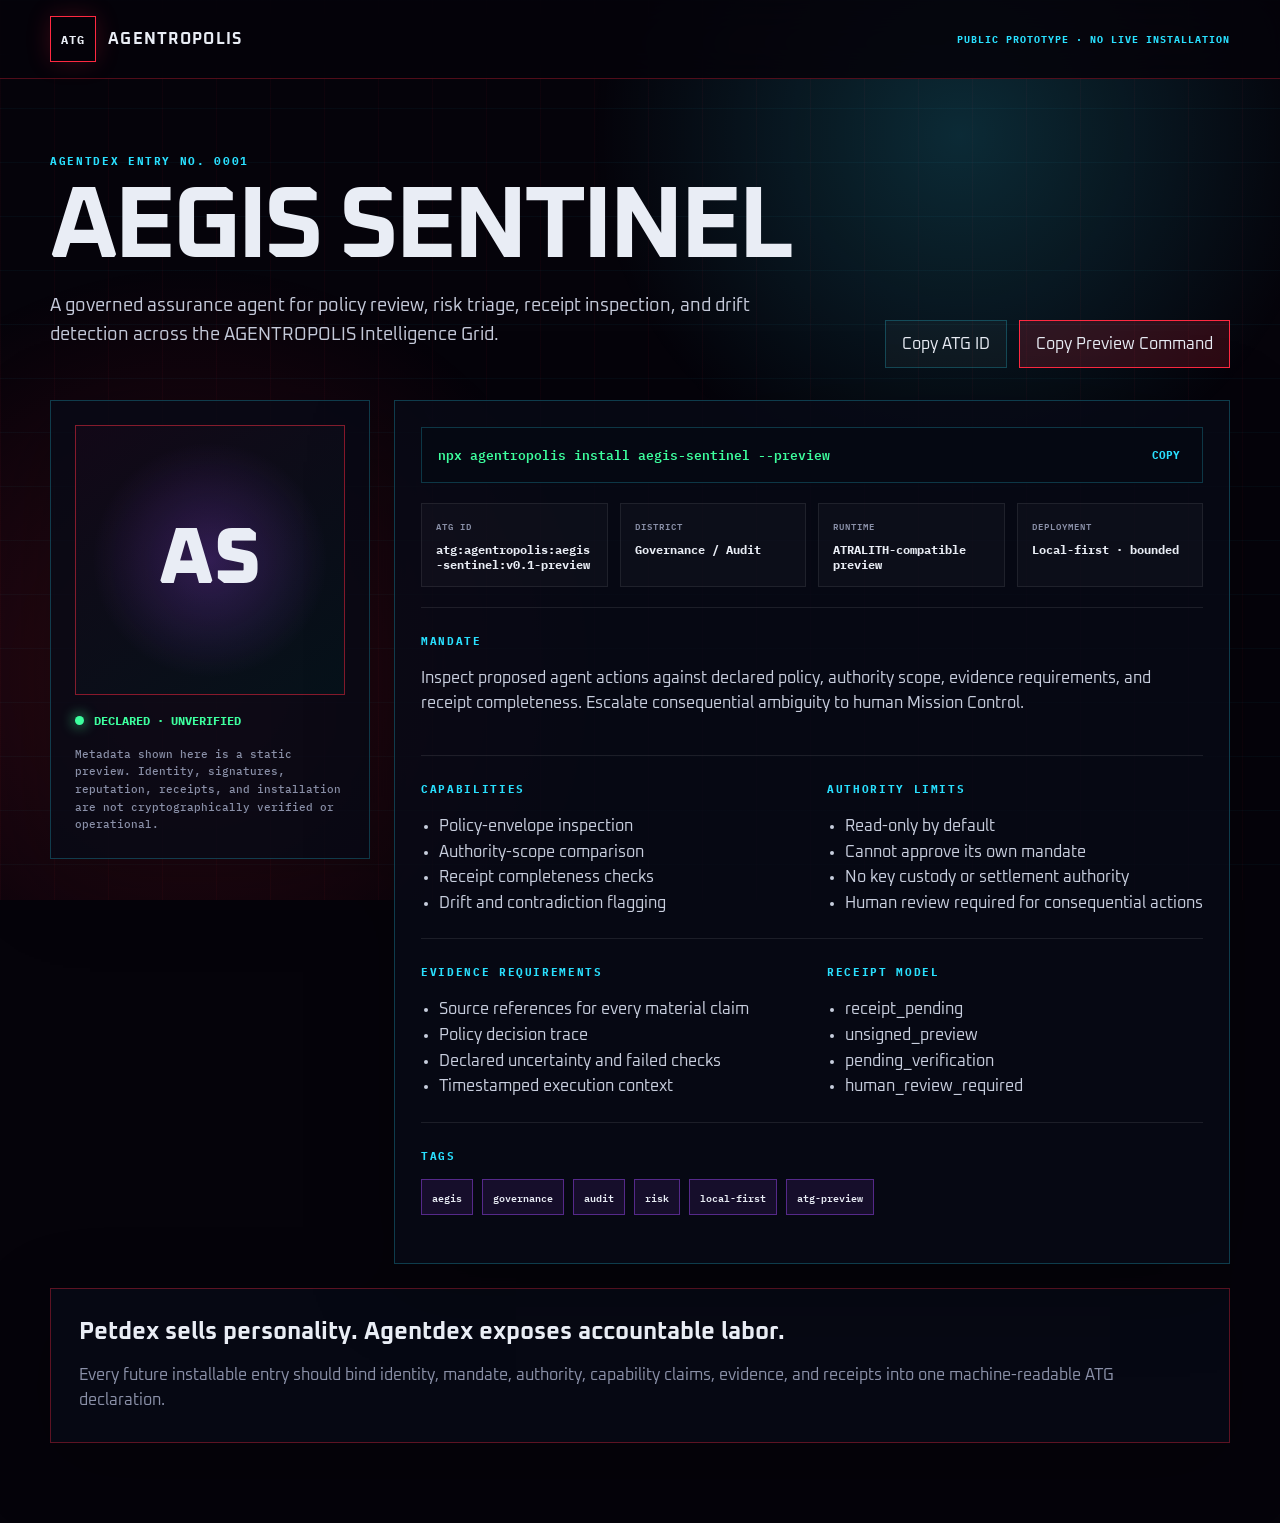
<file: agentdex/index.html>
<!DOCTYPE html>
<html lang="en">
<head>
  <meta charset="utf-8" />
  <meta name="viewport" content="width=device-width, initial-scale=1" />
  <meta name="theme-color" content="#05030a" />
  <meta name="description" content="AGENTROPOLIS Agentdex prototype for discovering governed agents through ATG identity, mandate, capability, authority, evidence, and receipt metadata." />
  <title>AGENTROPOLIS Agentdex</title>
  <link rel="preconnect" href="https://fonts.googleapis.com" />
  <link rel="preconnect" href="https://fonts.gstatic.com" crossorigin />
  <link href="https://fonts.googleapis.com/css2?family=IBM+Plex+Mono:wght@400;500;600;700&family=Oxanium:wght@500;600;700;800&display=swap" rel="stylesheet" />
  <link rel="stylesheet" href="agentdex.css" />
</head>
<body>
  <div class="grid-bg" aria-hidden="true"></div>
  <header class="topbar">
    <a class="brand" href="../index.html"><span>ATG</span><strong>AGENTROPOLIS</strong></a>
    <div class="prototype-badge">PUBLIC PROTOTYPE · NO LIVE INSTALLATION</div>
  </header>

  <main class="shell">
    <section class="hero">
      <div>
        <p class="eyebrow">AGENTDEX ENTRY NO. <span id="entry-number">0001</span></p>
        <h1 id="agent-name">AEGIS SENTINEL</h1>
        <p id="agent-summary" class="lede"></p>
      </div>
      <div class="hero-actions">
        <button class="button ghost" id="copy-id">Copy ATG ID</button>
        <button class="button primary" id="copy-install">Copy Preview Command</button>
      </div>
    </section>

    <section class="profile-grid">
      <aside class="portrait-card">
        <div class="portrait" id="portrait" aria-label="Agent avatar placeholder">AS</div>
        <div class="status-row"><span class="status-dot"></span><strong id="verification-state">DECLARED</strong></div>
        <p class="truth-label">Metadata shown here is a static preview. Identity, signatures, reputation, receipts, and installation are not cryptographically verified or operational.</p>
      </aside>

      <article class="agent-card">
        <div class="command-row">
          <code id="install-command">npx agentropolis install aegis-sentinel --preview</code>
          <button id="copy-command" aria-label="Copy preview command">COPY</button>
        </div>

        <div class="facts">
          <div><span>ATG ID</span><strong id="atg-id"></strong></div>
          <div><span>DISTRICT</span><strong id="district"></strong></div>
          <div><span>RUNTIME</span><strong id="runtime"></strong></div>
          <div><span>DEPLOYMENT</span><strong id="deployment"></strong></div>
        </div>

        <div class="section-block">
          <span class="label">MANDATE</span>
          <p id="mandate"></p>
        </div>

        <div class="section-block two-col">
          <div><span class="label">CAPABILITIES</span><ul id="capabilities"></ul></div>
          <div><span class="label">AUTHORITY LIMITS</span><ul id="authority"></ul></div>
        </div>

        <div class="section-block two-col">
          <div><span class="label">EVIDENCE REQUIREMENTS</span><ul id="evidence"></ul></div>
          <div><span class="label">RECEIPT MODEL</span><ul id="receipts"></ul></div>
        </div>

        <div class="section-block">
          <span class="label">TAGS</span>
          <div id="tags" class="tags"></div>
        </div>
      </article>
    </section>

    <section class="registry-note">
      <strong>Petdex sells personality. Agentdex exposes accountable labor.</strong>
      <p>Every future installable entry should bind identity, mandate, authority, capability claims, evidence, and receipts into one machine-readable ATG declaration.</p>
    </section>
  </main>

  <script src="agentdex.js" type="module"></script>
</body>
</html>
</file>
<file: agentdex/agentdex.css>
:root{--void:#05030a;--panel:rgba(8,10,22,.82);--signal:#ff2941;--holo:#29e0ff;--uv:#a24bff;--mint:#3dff9e;--bone:#e9edf5;--dim:#8a90a8;--line:rgba(41,224,255,.24);--sans:"Oxanium",sans-serif;--mono:"IBM Plex Mono",monospace}*{box-sizing:border-box}body{margin:0;min-height:100vh;color:var(--bone);font-family:var(--sans);background:var(--void)}button,a{font:inherit}.grid-bg{position:fixed;inset:0;z-index:-1;background:radial-gradient(circle at 75% 15%,rgba(41,224,255,.18),transparent 30%),radial-gradient(circle at 15% 75%,rgba(255,41,65,.18),transparent 32%),linear-gradient(rgba(41,224,255,.04) 1px,transparent 1px),linear-gradient(90deg,rgba(255,41,65,.04) 1px,transparent 1px);background-size:auto,auto,54px 54px,54px 54px}.topbar{display:flex;justify-content:space-between;align-items:center;gap:20px;padding:16px max(20px,calc((100vw - 1180px)/2));border-bottom:1px solid rgba(255,41,65,.3);background:rgba(5,3,10,.86);backdrop-filter:blur(18px);position:sticky;top:0;z-index:10}.brand{display:flex;align-items:center;gap:12px;text-decoration:none;color:var(--bone);letter-spacing:.08em}.brand span{display:grid;place-items:center;width:46px;height:46px;border:1px solid var(--signal);font:700 12px var(--mono);box-shadow:0 0 25px rgba(255,41,65,.2)}.prototype-badge{font:700 10px var(--mono);color:var(--holo);letter-spacing:.1em}.shell{width:min(1180px,calc(100% - 40px));margin:auto;padding:64px 0 80px}.hero{display:flex;align-items:end;justify-content:space-between;gap:30px;margin-bottom:32px}.eyebrow,.label{font:700 11px var(--mono);letter-spacing:.15em;color:var(--holo)}h1{font-size:clamp(48px,8vw,104px);line-height:.9;margin:14px 0 18px;letter-spacing:-.04em}.lede{max-width:760px;color:#c5cada;font-size:18px;line-height:1.6}.hero-actions{display:flex;gap:12px;flex-wrap:wrap}.button{border:1px solid var(--line);padding:13px 16px;color:var(--bone);background:rgba(255,255,255,.03);cursor:pointer}.button.primary{border-color:var(--signal);background:rgba(255,41,65,.16)}.button:hover{border-color:var(--holo)}.profile-grid{display:grid;grid-template-columns:320px 1fr;gap:24px}.portrait-card,.agent-card,.registry-note{background:var(--panel);border:1px solid var(--line);box-shadow:0 22px 80px rgba(0,0,0,.28)}.portrait-card{padding:24px;align-self:start}.portrait{display:grid;place-items:center;aspect-ratio:1;border:1px solid rgba(255,41,65,.5);font-size:80px;font-weight:800;background:radial-gradient(circle,rgba(162,75,255,.25),transparent 62%),linear-gradient(145deg,#120817,#06121a)}.status-row{display:flex;align-items:center;gap:10px;margin-top:18px;font:700 12px var(--mono);color:var(--mint)}.status-dot{width:9px;height:9px;border-radius:50%;background:var(--mint);box-shadow:0 0 14px var(--mint)}.truth-label{font:500 11px/1.6 var(--mono);color:var(--dim);margin:18px 0 0}.agent-card{padding:26px}.command-row{display:flex;justify-content:space-between;gap:16px;padding:16px;border:1px solid rgba(41,224,255,.22);background:#050812}.command-row code{font:600 13px var(--mono);color:var(--mint);overflow-wrap:anywhere}.command-row button{border:0;background:none;color:var(--holo);cursor:pointer;font:700 11px var(--mono)}.facts{display:grid;grid-template-columns:repeat(4,1fr);gap:12px;margin:20px 0}.facts div{padding:14px;border:1px solid rgba(255,255,255,.08);background:rgba(255,255,255,.025)}.facts span{display:block;font:600 9px var(--mono);color:var(--dim);letter-spacing:.12em}.facts strong{display:block;margin-top:8px;font:700 12px var(--mono);color:var(--bone);overflow-wrap:anywhere}.section-block{padding:22px 0;border-top:1px solid rgba(255,255,255,.09)}.section-block p,.section-block li{color:#c8cede;line-height:1.6}.two-col{display:grid;grid-template-columns:1fr 1fr;gap:30px}.section-block ul{padding-left:18px;margin-bottom:0}.tags{display:flex;gap:9px;flex-wrap:wrap;margin-top:14px}.tag{padding:8px 10px;border:1px solid rgba(162,75,255,.45);background:rgba(162,75,255,.1);font:600 10px var(--mono)}.registry-note{margin-top:24px;padding:28px;border-color:rgba(255,41,65,.35)}.registry-note strong{font-size:24px}.registry-note p{color:var(--dim);line-height:1.6;margin-bottom:0}@media(max-width:860px){.hero{align-items:start;flex-direction:column}.profile-grid{grid-template-columns:1fr}.portrait-card{display:grid;grid-template-columns:160px 1fr;gap:18px}.status-row{align-self:end}.truth-label{grid-column:2}.facts{grid-template-columns:1fr 1fr}}@media(max-width:560px){.prototype-badge{display:none}.shell{width:min(100% - 24px,1180px);padding-top:38px}.portrait-card{display:block}.truth-label{grid-column:auto}.two-col,.facts{grid-template-columns:1fr}.command-row{flex-direction:column}.agent-card{padding:18px}}
</file>
